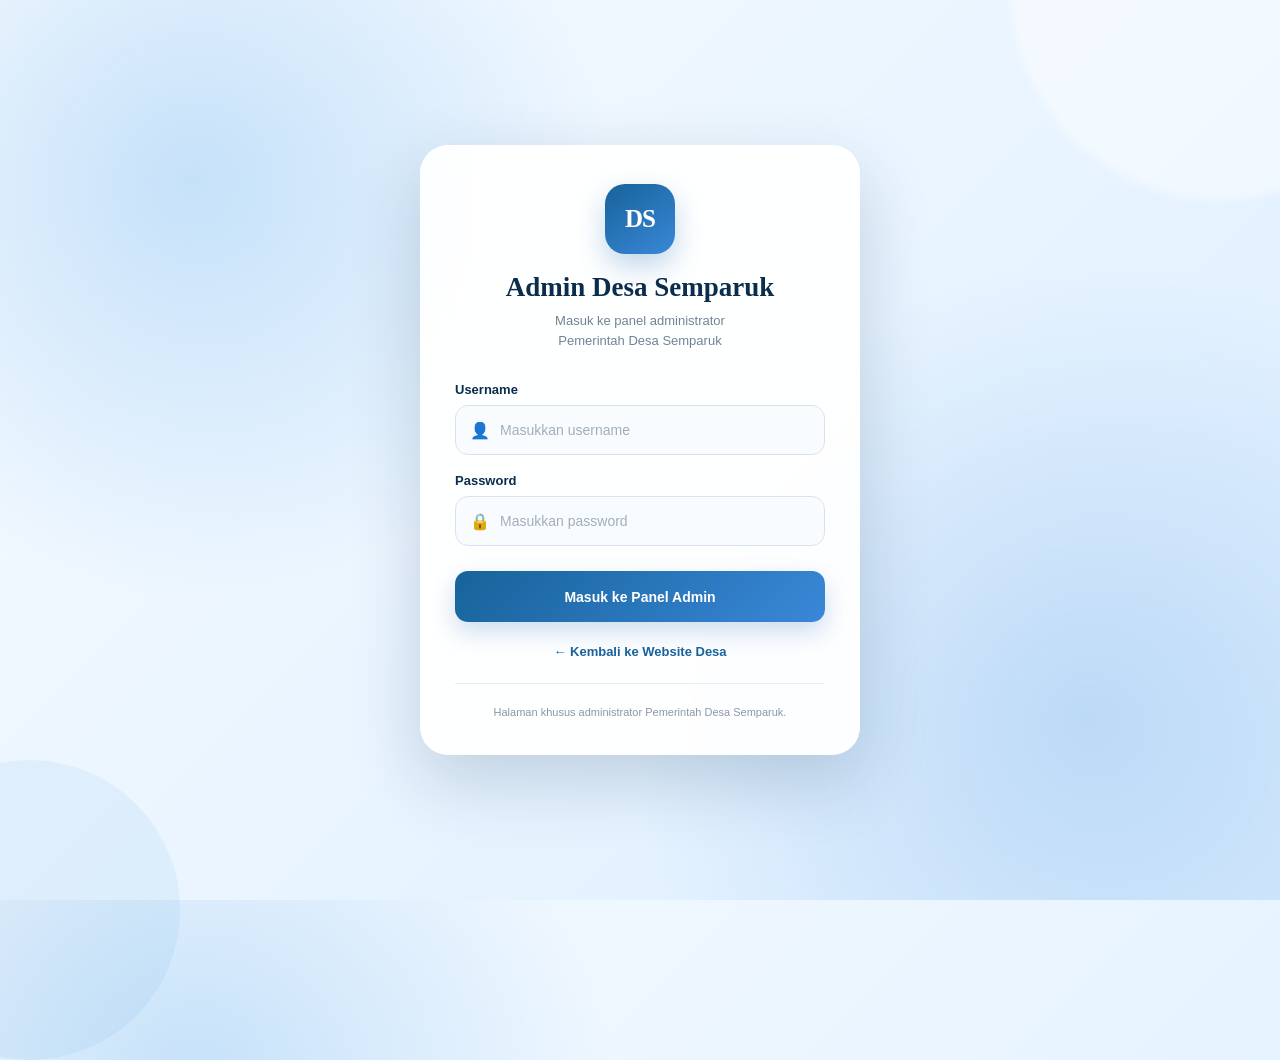
<file: admin/berita.html>
<!DOCTYPE html>
<html lang="id">

<head>

    <meta charset="UTF-8">
    <meta name="viewport" content="width=device-width, initial-scale=1.0">

    <title>Berita | Admin Desa Semparuk</title>

    <meta
        name="description"
        content="Kelola berita dan kegiatan Desa Semparuk"
    >

    <style>

        *{
            margin:0;
            padding:0;
            box-sizing:border-box;
        }

        :root{
            --blue-900:#0b2d4d;
            --blue-800:#10456f;
            --blue-700:#17639a;
            --blue-600:#256bb8;
            --blue-500:#3a87d8;
            --blue-100:#e8f3fe;
            --blue-50:#f4f9ff;

            --white:#ffffff;
            --text:#16324a;
            --muted:#718397;
            --border:#e2ebf3;

            --green:#16834b;
            --green-bg:#edf9f2;

            --orange:#b96b00;
            --orange-bg:#fff6e5;

            --red:#c0392b;
            --red-bg:#fff0ee;

            --shadow:0 15px 45px rgba(8,45,77,.08);
        }


        body{
            min-height:100vh;
            font-family:Arial,Helvetica,sans-serif;
            color:var(--text);
            background:#f5f9fd;
        }


        /* =========================
           SIDEBAR
        ========================= */

        .sidebar{
            position:fixed;
            top:0;
            left:0;
            width:250px;
            height:100vh;

            background:
                linear-gradient(
                    180deg,
                    var(--blue-900),
                    var(--blue-800)
                );

            color:white;
            z-index:1000;

            display:flex;
            flex-direction:column;
        }


        .sidebar-brand{
            padding:27px 23px;
            border-bottom:1px solid rgba(255,255,255,.10);
        }


        .brand-logo{
            width:45px;
            height:45px;
            border-radius:13px;

            display:flex;
            align-items:center;
            justify-content:center;

            background:rgba(255,255,255,.13);

            font-family:Georgia,"Times New Roman",serif;
            font-size:18px;
            font-weight:bold;

            margin-bottom:12px;
        }


        .sidebar-brand h1{
            font-family:Georgia,"Times New Roman",serif;
            font-size:19px;
            margin-bottom:4px;
        }


        .sidebar-brand p{
            color:rgba(255,255,255,.63);
            font-size:11px;
        }


        .sidebar-menu{
            padding:20px 12px;
            flex:1;
            overflow-y:auto;
        }


        .menu-title{
            color:rgba(255,255,255,.38);
            font-size:10px;
            font-weight:bold;

            text-transform:uppercase;
            letter-spacing:1px;

            padding:0 12px;
            margin:8px 0 10px;
        }


        .menu-link{
            display:flex;
            align-items:center;

            gap:12px;

            padding:12px 13px;
            margin-bottom:4px;

            border-radius:11px;

            color:rgba(255,255,255,.72);

            text-decoration:none;
            font-size:13px;

            transition:.2s ease;
        }


        .menu-link:hover{
            color:white;
            background:rgba(255,255,255,.08);
        }


        .menu-link.active{
            color:white;
            background:rgba(255,255,255,.13);

            box-shadow:
                inset 3px 0 0 #8ec4f2;
        }


        .menu-icon{
            width:20px;
            text-align:center;
            font-size:15px;
        }


        .sidebar-bottom{
            padding:15px 12px;
            border-top:1px solid rgba(255,255,255,.10);
        }


        .logout-button{
            width:100%;

            border:none;

            background:rgba(255,255,255,.08);
            color:rgba(255,255,255,.75);

            border-radius:11px;

            padding:12px;

            cursor:pointer;

            font-size:12px;
        }


        .logout-button:hover{
            background:rgba(255,255,255,.14);
            color:white;
        }


        /* =========================
           MAIN
        ========================= */

        .main{
            margin-left:250px;
            min-height:100vh;
        }


        .topbar{
            height:76px;

            background:white;
            border-bottom:1px solid var(--border);

            display:flex;
            align-items:center;
            justify-content:space-between;

            padding:0 32px;

            position:sticky;
            top:0;

            z-index:100;
        }


        .page-heading h2{
            font-family:Georgia,"Times New Roman",serif;

            color:var(--blue-900);

            font-size:22px;

            margin-bottom:3px;
        }


        .page-heading p{
            color:var(--muted);
            font-size:11px;
        }


        .admin-profile{
            display:flex;
            align-items:center;
            gap:10px;
        }


        .admin-avatar{
            width:38px;
            height:38px;

            border-radius:50%;

            display:flex;
            align-items:center;
            justify-content:center;

            background:var(--blue-100);
            color:var(--blue-700);

            font-weight:bold;
            font-size:13px;
        }


        .admin-info strong{
            display:block;
            color:var(--blue-900);
            font-size:12px;
        }


        .admin-info span{
            color:var(--muted);
            font-size:10px;
        }


        .content{
            padding:30px 32px 45px;
            max-width:1500px;
        }


        /* =========================
           MESSAGE
        ========================= */

        .message{
            display:none;

            margin-bottom:20px;

            padding:13px 16px;

            border-radius:12px;

            font-size:13px;
            line-height:1.5;
        }


        .message.show{
            display:block;
        }


        .message.error{
            background:var(--red-bg);
            border:1px solid #f3cbc6;
            color:#8e2b21;
        }


        .message.success{
            background:var(--green-bg);
            border:1px solid #c8e8d6;
            color:#17643b;
        }


        /* =========================
           STATS
        ========================= */

        .stats{
            display:grid;
            grid-template-columns:repeat(3,1fr);

            gap:16px;

            margin-bottom:25px;
        }


        .stat-card{
            background:white;

            border:1px solid var(--border);
            border-radius:17px;

            padding:20px;

            box-shadow:var(--shadow);
        }


        .stat-top{
            display:flex;
            justify-content:space-between;
            align-items:center;

            margin-bottom:13px;
        }


        .stat-label{
            color:var(--muted);
            font-size:11px;
            font-weight:600;
        }


        .stat-icon{
            width:35px;
            height:35px;

            border-radius:10px;

            display:flex;
            align-items:center;
            justify-content:center;

            background:var(--blue-100);

            font-size:15px;
        }


        .stat-value{
            color:var(--blue-900);

            font-family:Georgia,"Times New Roman",serif;

            font-size:27px;
            font-weight:bold;
        }


        /* =========================
           PANEL
        ========================= */

        .panel{
            background:white;

            border:1px solid var(--border);
            border-radius:18px;

            box-shadow:var(--shadow);

            overflow:hidden;

            margin-bottom:22px;
        }


        .panel-header{
            padding:21px 22px;

            border-bottom:1px solid var(--border);

            display:flex;
            align-items:center;
            justify-content:space-between;

            gap:15px;
        }


        .panel-title h3{
            font-family:Georgia,"Times New Roman",serif;

            color:var(--blue-900);

            font-size:18px;

            margin-bottom:4px;
        }


        .panel-title p{
            color:var(--muted);
            font-size:11px;
        }


        .header-actions{
            display:flex;
            gap:8px;
        }


        .refresh-button,
        .add-button{
            border:1px solid #d6e5f1;

            background:white;
            color:var(--blue-700);

            padding:9px 13px;

            border-radius:9px;

            cursor:pointer;

            font-size:11px;
            font-weight:600;
        }


        .add-button{
            background:
                linear-gradient(
                    135deg,
                    var(--blue-700),
                    var(--blue-500)
                );

            color:white;

            border:none;

            box-shadow:
                0 7px 18px rgba(37,107,184,.18);
        }


        .refresh-button:hover{
            background:var(--blue-50);
        }


        .add-button:hover{
            opacity:.92;
        }


        /* =========================
           TOOLBAR
        ========================= */

        .toolbar{
            padding:17px 22px;

            border-bottom:1px solid var(--border);

            display:flex;

            gap:10px;
            align-items:center;
        }


        .search-box{
            flex:1;
            position:relative;
        }


        .search-box span{
            position:absolute;

            left:13px;
            top:50%;

            transform:translateY(-50%);

            color:var(--muted);

            font-size:13px;
        }


        .search-box input{
            width:100%;
            height:42px;

            border:1px solid #dce7f0;

            background:#f9fcff;

            border-radius:10px;

            outline:none;

            color:var(--text);

            font-size:12px;

            padding:0 12px 0 36px;
        }


        .search-box input:focus{
            border-color:var(--blue-500);

            box-shadow:
                0 0 0 3px rgba(58,135,216,.08);
        }


        /* =========================
           TABLE
        ========================= */

        .table-wrap{
            overflow-x:auto;
        }


        table{
            width:100%;

            border-collapse:collapse;

            min-width:900px;
        }


        th{
            text-align:left;

            padding:13px 18px;

            background:#f8fbfe;

            color:#718397;

            font-size:10px;

            text-transform:uppercase;

            letter-spacing:.5px;

            font-weight:700;

            border-bottom:1px solid var(--border);

            white-space:nowrap;
        }


        td{
            padding:15px 18px;

            border-bottom:1px solid #edf2f6;

            font-size:12px;

            color:#38536a;

            vertical-align:middle;
        }


        tbody tr:hover{
            background:#fbfdff;
        }


        .news-id{
            color:var(--blue-700);

            font-size:11px;

            font-weight:bold;
        }


        .news-title{
            color:var(--blue-900);

            font-weight:700;

            margin-bottom:4px;

            max-width:260px;
        }


        .news-category{
            display:inline-flex;

            padding:5px 9px;

            border-radius:20px;

            background:var(--blue-100);

            color:var(--blue-700);

            font-size:10px;

            font-weight:700;
        }


        .news-content{
            max-width:300px;

            overflow:hidden;

            text-overflow:ellipsis;

            white-space:nowrap;

            color:#536b7d;
        }


        .news-image{
            width:58px;
            height:42px;

            border-radius:8px;

            object-fit:cover;

            background:#edf4fa;

            border:1px solid #e1ebf3;
        }


        .no-image{
            width:58px;
            height:42px;

            border-radius:8px;

            display:flex;

            align-items:center;
            justify-content:center;

            background:#f2f6fa;

            color:#9aaab8;

            font-size:17px;
        }


        .action-group{
            display:flex;

            gap:6px;
        }


        .action-button{
            border:none;

            padding:7px 10px;

            border-radius:8px;

            font-size:10px;

            font-weight:700;

            cursor:pointer;
        }


        .edit-button{
            background:var(--blue-100);
            color:var(--blue-700);
        }


        .edit-button:hover{
            background:#d6eafd;
        }


        .delete-button{
            background:var(--red-bg);
            color:var(--red);
        }


        .delete-button:hover{
            background:#ffe0dc;
        }


        /* =========================
           EMPTY
        ========================= */

        .empty{
            text-align:center;

            padding:55px 20px;

            color:var(--muted);
        }


        .empty-icon{
            font-size:35px;

            margin-bottom:12px;

            opacity:.65;
        }


        .empty strong{
            display:block;

            color:var(--blue-900);

            margin-bottom:5px;

            font-size:13px;
        }


        .empty span{
            font-size:11px;
        }


        /* =========================
           MODAL
        ========================= */

        .modal{
            position:fixed;

            inset:0;

            background:rgba(6,31,52,.55);

            display:none;

            align-items:center;
            justify-content:center;

            padding:20px;

            z-index:2000;

            backdrop-filter:blur(4px);
        }


        .modal.show{
            display:flex;
        }


        .modal-card{
            width:100%;

            max-width:650px;

            max-height:90vh;

            overflow-y:auto;

            background:white;

            border-radius:20px;

            box-shadow:
                0 30px 90px rgba(0,0,0,.2);
        }


        .modal-header{
            padding:20px 22px;

            border-bottom:1px solid var(--border);

            display:flex;

            justify-content:space-between;

            align-items:flex-start;

            gap:15px;
        }


        .modal-header h3{
            font-family:Georgia,"Times New Roman",serif;

            color:var(--blue-900);

            font-size:19px;

            margin-bottom:4px;
        }


        .modal-header p{
            color:var(--muted);

            font-size:10px;
        }


        .close-modal{
            width:32px;
            height:32px;

            border:none;

            border-radius:8px;

            background:#f2f6fa;

            color:#607487;

            cursor:pointer;

            font-size:17px;
        }


        .modal-body{
            padding:22px;
        }


        .form-group{
            margin-bottom:16px;
        }


        .form-label{
            display:block;

            color:var(--blue-900);

            font-size:11px;

            font-weight:700;

            margin-bottom:7px;
        }


        .form-control{
            width:100%;

            border:1px solid #dce7f0;

            background:#f9fcff;

            border-radius:10px;

            padding:11px 12px;

            outline:none;

            color:var(--text);

            font-family:Arial,Helvetica,sans-serif;

            font-size:12px;
        }


        .form-control:focus{
            border-color:var(--blue-500);

            box-shadow:
                0 0 0 3px rgba(58,135,216,.08);
        }


        textarea.form-control{
            min-height:180px;

            resize:vertical;

            line-height:1.6;
        }


        .form-hint{
            display:block;

            color:var(--muted);

            font-size:9px;

            margin-top:5px;
        }


        .modal-actions{
            display:flex;

            justify-content:flex-end;

            gap:9px;

            margin-top:20px;
        }


        .btn{
            border:none;

            border-radius:9px;

            padding:10px 14px;

            font-size:11px;

            font-weight:700;

            cursor:pointer;
        }


        .btn-secondary{
            background:#eef3f7;

            color:#5d7182;
        }


        .btn-primary{
            background:
                linear-gradient(
                    135deg,
                    var(--blue-700),
                    var(--blue-500)
                );

            color:white;

            box-shadow:
                0 7px 18px rgba(37,107,184,.18);
        }


        .btn-danger{
            background:var(--red);

            color:white;
        }


        .btn:disabled{
            opacity:.6;

            cursor:not-allowed;
        }


        /* =========================
           DELETE MODAL
        ========================= */

        .delete-content{
            text-align:center;

            padding:10px 5px;
        }


        .delete-icon{
            width:55px;
            height:55px;

            margin:0 auto 15px;

            border-radius:50%;

            display:flex;
            align-items:center;
            justify-content:center;

            background:var(--red-bg);

            color:var(--red);

            font-size:23px;
        }


        .delete-content h4{
            color:var(--blue-900);

            font-family:Georgia,"Times New Roman",serif;

            font-size:18px;

            margin-bottom:7px;
        }


        .delete-content p{
            color:var(--muted);

            font-size:11px;

            line-height:1.6;
        }


        /* =========================
           MOBILE MENU
        ========================= */

        .mobile-menu{
            display:none;

            width:38px;
            height:38px;

            border:none;

            border-radius:9px;

            background:var(--blue-100);

            color:var(--blue-700);

            cursor:pointer;

            font-size:18px;
        }


        /* =========================
           RESPONSIVE
        ========================= */

        @media(max-width:1000px){

            .sidebar{
                width:220px;
            }

            .main{
                margin-left:220px;
            }

            .stats{
                grid-template-columns:repeat(3,1fr);
            }

        }


        @media(max-width:760px){

            .sidebar{
                transform:translateX(-100%);

                transition:.25s ease;
            }


            .sidebar.open{
                transform:translateX(0);
            }


            .main{
                margin-left:0;
            }


            .topbar{
                padding:0 18px;

                gap:10px;
            }


            .mobile-menu{
                display:block;

                order:-1;
            }


            .admin-info{
                display:none;
            }


            .content{
                padding:22px 16px 35px;
            }


            .stats{
                grid-template-columns:1fr 1fr;

                gap:10px;
            }


            .stat-card{
                padding:15px;
            }


            .stat-value{
                font-size:23px;
            }


            .panel-header{
                align-items:flex-start;

                flex-direction:column;
            }


            .header-actions{
                width:100%;
            }


            .header-actions button{
                flex:1;
            }


            .toolbar{
                flex-direction:column;

                align-items:stretch;
            }

        }


        @media(max-width:480px){

            .stats{
                grid-template-columns:1fr 1fr;
            }


            .stat-label{
                font-size:9px;
            }


            .stat-value{
                font-size:21px;
            }


            .page-heading h2{
                font-size:18px;
            }


            .page-heading p{
                font-size:9px;
            }


            .panel-header{
                padding:17px;
            }


            .toolbar{
                padding:14px 17px;
            }


            .modal{
                padding:10px;
            }


            .modal-card{
                border-radius:16px;
            }


            .modal-body{
                padding:17px;
            }

        }

    </style>

</head>


<body>


    <!-- =========================
         SIDEBAR
         SAMA DENGAN PENGADUAN.HTML
    ========================= -->

    <aside class="sidebar" id="sidebar">

        <div class="sidebar-brand">

            <div class="brand-logo">
                DS
            </div>

            <h1>
                Desa Semparuk
            </h1>

            <p>
                Panel Administrator
            </p>

        </div>


        <nav class="sidebar-menu">

            <div class="menu-title">
                Menu Utama
            </div>


            <a
                href="dashboard.html"
                class="menu-link"
            >
                <span class="menu-icon">
                    ⌂
                </span>

                Dashboard
            </a>


            <a
                href="pengaduan.html"
                class="menu-link"
            >
                <span class="menu-icon">
                    📋
                </span>

                Pengaduan
            </a>


            <div class="menu-title">
                Konten Desa
            </div>


            <a
                href="berita.html"
                class="menu-link active"
            >
                <span class="menu-icon">
                    📰
                </span>

                Berita
            </a>


            <a
                href="galeri.html"
                class="menu-link"
            >
                <span class="menu-icon">
                    ▣
                </span>

                Galeri
            </a>


            <div class="menu-title">
                Data Desa
            </div>


            <a
                href="perangkat.html"
                class="menu-link"
            >
                <span class="menu-icon">
                    👥
                </span>

                Perangkat Desa
            </a>


            <a
                href="penduduk.html"
                class="menu-link"
            >
                <span class="menu-icon">
                    ♙
                </span>

                Penduduk
            </a>

        </nav>


        <div class="sidebar-bottom">

            <button
                type="button"
                class="logout-button"
                id="logoutButton"
            >
                ↪ Keluar dari Panel
            </button>

        </div>

    </aside>


    <!-- =========================
         MAIN
    ========================= -->

    <main class="main">


        <header class="topbar">


            <button
                type="button"
                class="mobile-menu"
                id="mobileMenu"
                aria-label="Buka menu"
            >
                ☰
            </button>


            <div class="page-heading">

                <h2>
                    Berita Desa
                </h2>

                <p>
                    Kelola berita dan kegiatan Desa Semparuk
                </p>

            </div>


            <div class="admin-profile">

                <div
                    class="admin-avatar"
                    id="adminAvatar"
                >
                    A
                </div>


                <div class="admin-info">

                    <strong id="adminName">
                        Admin Desa
                    </strong>

                    <span>
                        Administrator
                    </span>

                </div>

            </div>

        </header>


        <div class="content">


            <div
                id="message"
                class="message"
            ></div>


            <!-- =========================
                 STATISTIK
            ========================= -->

            <section class="stats">


                <div class="stat-card">

                    <div class="stat-top">

                        <span class="stat-label">
                            Total Berita
                        </span>

                        <span class="stat-icon">
                            📰
                        </span>

                    </div>

                    <div
                        class="stat-value"
                        id="totalCount"
                    >
                        0
                    </div>

                </div>


                <div class="stat-card">

                    <div class="stat-top">

                        <span class="stat-label">
                            Kategori
                        </span>

                        <span class="stat-icon">
                            🗂
                        </span>

                    </div>

                    <div
                        class="stat-value"
                        id="categoryCount"
                    >
                        0
                    </div>

                </div>


                <div class="stat-card">

                    <div class="stat-top">

                        <span class="stat-label">
                            Terbaru
                        </span>

                        <span class="stat-icon">
                            📅
                        </span>

                    </div>

                    <div
                        class="stat-value"
                        id="latestCount"
                    >
                        -
                    </div>

                </div>


            </section>


            <!-- =========================
                 DATA BERITA
            ========================= -->

            <section class="panel">


                <div class="panel-header">


                    <div class="panel-title">

                        <h3>
                            Daftar Berita
                        </h3>

                        <p>
                            Kelola berita dan kegiatan yang ditampilkan pada website desa
                        </p>

                    </div>


                    <div class="header-actions">

                        <button
                            type="button"
                            class="refresh-button"
                            id="refreshButton"
                        >
                            ↻ Refresh Data
                        </button>


                        <button
                            type="button"
                            class="add-button"
                            id="addButton"
                        >
                            ＋ Tambah Berita
                        </button>

                    </div>

                </div>


                <div class="toolbar">


                    <div class="search-box">

                        <span>
                            ⌕
                        </span>


                        <input
                            type="search"
                            id="searchInput"
                            placeholder="Cari judul, kategori, isi, atau penulis..."
                        >

                    </div>

                </div>


                <div class="table-wrap">


                    <table>


                        <thead>

                            <tr>

                                <th>
                                    ID
                                </th>

                                <th>
                                    Berita
                                </th>

                                <th>
                                    Kategori
                                </th>

                                <th>
                                    Isi
                                </th>

                                <th>
                                    Gambar
                                </th>

                                <th>
                                    Tanggal
                                </th>

                                <th>
                                    Penulis
                                </th>

                                <th>
                                    Aksi
                                </th>

                            </tr>

                        </thead>


                        <tbody id="newsTableBody">


                            <tr>

                                <td colspan="8">

                                    <div class="empty">

                                        <div class="empty-icon">
                                            ⏳
                                        </div>

                                        <strong>
                                            Memuat data...
                                        </strong>

                                        <span>
                                            Mohon tunggu sebentar.
                                        </span>

                                    </div>

                                </td>

                            </tr>


                        </tbody>


                    </table>

                </div>


            </section>


        </div>

    </main>


    <!-- =========================
         MODAL TAMBAH / EDIT
    ========================= -->

    <div
        class="modal"
        id="newsModal"
    >


        <div class="modal-card">


            <div class="modal-header">


                <div>

                    <h3 id="modalTitle">
                        Tambah Berita
                    </h3>

                    <p>
                        Isi informasi berita desa
                    </p>

                </div>


                <button
                    type="button"
                    class="close-modal"
                    id="closeNewsModal"
                >
                    ×
                </button>

            </div>


            <div class="modal-body">


                <form id="newsForm">


                    <input
                        type="hidden"
                        id="newsId"
                    >


                    <div class="form-group">

                        <label
                            class="form-label"
                            for="newsTitle"
                        >
                            Judul Berita
                        </label>


                        <input
                            type="text"
                            id="newsTitle"
                            class="form-control"
                            placeholder="Masukkan judul berita..."
                            required
                        >

                    </div>


                    <div class="form-group">

                        <label
                            class="form-label"
                            for="newsCategory"
                        >
                            Kategori
                        </label>


                        <input
                            type="text"
                            id="newsCategory"
                            class="form-control"
                            placeholder="Contoh: Kegiatan Desa"
                            required
                        >

                    </div>


                    <div class="form-group">

                        <label
                            class="form-label"
                            for="newsContent"
                        >
                            Isi Berita
                        </label>


                        <textarea
                            id="newsContent"
                            class="form-control"
                            placeholder="Tulis isi berita..."
                            required
                        ></textarea>

                    </div>


                    <div class="form-group">

                        <label
                            class="form-label"
                            for="newsImage"
                        >
                            URL Gambar
                        </label>


                        <input
                            type="url"
                            id="newsImage"
                            class="form-control"
                            placeholder="https://..."
                        >


                        <span class="form-hint">
                            Masukkan URL gambar yang dapat diakses publik.
                        </span>

                    </div>


                    <div class="form-group">

                        <label
                            class="form-label"
                            for="newsDate"
                        >
                            Tanggal
                        </label>


                        <input
                            type="date"
                            id="newsDate"
                            class="form-control"
                        >

                    </div>


                    <div class="form-group">

                        <label
                            class="form-label"
                            for="newsAuthor"
                        >
                            Penulis
                        </label>


                        <input
                            type="text"
                            id="newsAuthor"
                            class="form-control"
                            placeholder="Pemerintah Desa"
                        >

                    </div>


                    <div class="modal-actions">


                        <button
                            type="button"
                            class="btn btn-secondary"
                            id="cancelNewsButton"
                        >
                            Batal
                        </button>


                        <button
                            type="submit"
                            class="btn btn-primary"
                            id="saveNewsButton"
                        >
                            Simpan Berita
                        </button>

                    </div>


                </form>

            </div>

        </div>

    </div>


    <!-- =========================
         MODAL HAPUS
    ========================= -->

    <div
        class="modal"
        id="deleteModal"
    >


        <div class="modal-card">


            <div class="modal-header">

                <div>

                    <h3>
                        Hapus Berita
                    </h3>

                    <p>
                        Tindakan ini tidak dapat dibatalkan
                    </p>

                </div>


                <button
                    type="button"
                    class="close-modal"
                    id="closeDeleteModal"
                >
                    ×
                </button>

            </div>


            <div class="modal-body">


                <div class="delete-content">


                    <div class="delete-icon">
                        !
                    </div>


                    <h4>
                        Hapus berita ini?
                    </h4>


                    <p id="deleteText">
                        Berita yang dihapus tidak dapat dikembalikan.
                    </p>


                    <div class="modal-actions">


                        <button
                            type="button"
                            class="btn btn-secondary"
                            id="cancelDeleteButton"
                        >
                            Batal
                        </button>


                        <button
                            type="button"
                            class="btn btn-danger"
                            id="confirmDeleteButton"
                        >
                            Hapus Berita
                        </button>

                    </div>

                </div>

            </div>

        </div>

    </div>


    <script>


        /* ==========================================
           API
        ========================================== */

        const API_URL =
            "https://script.google.com/macros/s/AKfycbybc2PsScGI9_h0x0Uo_bVPmv28vWG5u8JkfrA3qmPIwgs7QbIk3wqCrzb4yBafnilatQ/exec";


        /* ==========================================
           ELEMENT
        ========================================== */

        const message =
            document.getElementById("message");


        const tableBody =
            document.getElementById("newsTableBody");


        const searchInput =
            document.getElementById("searchInput");


        const refreshButton =
            document.getElementById("refreshButton");


        const addButton =
            document.getElementById("addButton");


        const logoutButton =
            document.getElementById("logoutButton");


        const mobileMenu =
            document.getElementById("mobileMenu");


        const sidebar =
            document.getElementById("sidebar");


        const newsModal =
            document.getElementById("newsModal");


        const deleteModal =
            document.getElementById("deleteModal");


        const newsForm =
            document.getElementById("newsForm");


        const closeNewsModal =
            document.getElementById("closeNewsModal");


        const cancelNewsButton =
            document.getElementById("cancelNewsButton");


        const closeDeleteModal =
            document.getElementById("closeDeleteModal");


        const cancelDeleteButton =
            document.getElementById("cancelDeleteButton");


        const confirmDeleteButton =
            document.getElementById("confirmDeleteButton");


        /* ==========================================
           SESSION
        ========================================== */

        const session =
            sessionStorage.getItem("adminSession");


        const adminDataRaw =
            sessionStorage.getItem("adminData");


        if(!session){

            window.location.href =
                "login-admin.html";

        }


        let adminData = {};


        try{

            adminData =
                adminDataRaw
                ? JSON.parse(adminDataRaw)
                : {};

        }catch(error){

            adminData = {};

        }


        const adminName =
            adminData.nama ||
            "Admin";


        document.getElementById(
            "adminName"
        ).textContent =
            adminName;


        document.getElementById(
            "adminAvatar"
        ).textContent =
            adminName
                .charAt(0)
                .toUpperCase();


        /* ==========================================
           STATE
        ========================================== */

        let newsData = [];

        let editingNews = null;

        let deletingNews = null;


        /* ==========================================
           MESSAGE
        ========================================== */

        function showMessage(
            text,
            type
        ){

            message.textContent =
                text;


            message.className =
                "message show " +
                type;


            setTimeout(
                function(){

                    message.classList.remove(
                        "show"
                    );

                },
                4500
            );

        }


        /* ==========================================
           ESCAPE HTML
        ========================================== */

        function escapeHTML(
            value
        ){

            if(
                value === null ||
                value === undefined
            ){

                return "";

            }


            return String(value)
                .replace(
                    /&/g,
                    "&amp;"
                )
                .replace(
                    /</g,
                    "&lt;"
                )
                .replace(
                    />/g,
                    "&gt;"
                )
                .replace(
                    /"/g,
                    "&quot;"
                )
                .replace(
                    /'/g,
                    "&#039;"
                );

        }


        /* ==========================================
           LOAD NEWS
        ========================================== */

        async function loadNews(){

            tableBody.innerHTML = `

                <tr>

                    <td colspan="8">

                        <div class="empty">

                            <div class="empty-icon">
                                ⏳
                            </div>

                            <strong>
                                Memuat data...
                            </strong>

                            <span>
                                Mohon tunggu sebentar.
                            </span>

                        </div>

                    </td>

                </tr>

            `;


            try{

                const url =
                    API_URL +
                    "?action=adminnews" +
                    "&session=" +
                    encodeURIComponent(
                        session
                    );


                const response =
                    await fetch(url);


                const result =
                    await response.json();


                if(!result.success){

                    if(
                        result.message &&
                        (
                            result.message
                                .toLowerCase()
                                .includes("session")
                            ||
                            result.message
                                .toLowerCase()
                                .includes("login")
                        )
                    ){

                        sessionStorage.removeItem(
                            "adminSession"
                        );

                        sessionStorage.removeItem(
                            "adminData"
                        );

                        window.location.href =
                            "login-admin.html";

                        return;

                    }


                    throw new Error(
                        result.message ||
                        "Data berita gagal dimuat."
                    );

                }


                newsData =
                    Array.isArray(
                        result.news
                    )
                    ? result.news
                    : [];


                updateStats();

                renderNews();


            }catch(error){

                console.error(error);


                tableBody.innerHTML = `

                    <tr>

                        <td colspan="8">

                            <div class="empty">

                                <div class="empty-icon">
                                    ⚠
                                </div>

                                <strong>
                                    Data berita belum dapat dimuat.
                                </strong>

                                <span>
                                    Periksa koneksi internet dan sesi admin.
                                </span>

                            </div>

                        </td>

                    </tr>

                `;


                showMessage(
                    "Data berita gagal dimuat.",
                    "error"
                );

            }

        }


        /* ==========================================
           STATS
        ========================================== */

        function updateStats(){

            const categories =
                new Set();


            newsData.forEach(
                function(item){

                    if(item.kategori){

                        categories.add(
                            String(
                                item.kategori
                            )
                            .trim()
                            .toLowerCase()
                        );

                    }

                }
            );


            document.getElementById(
                "totalCount"
            ).textContent =
                newsData.length;


            document.getElementById(
                "categoryCount"
            ).textContent =
                categories.size;


            if(newsData.length === 0){

                document.getElementById(
                    "latestCount"
                ).textContent =
                    "-";

                return;

            }


            const latest =
                [...newsData]
                .sort(
                    function(a,b){

                        return (
                            new Date(
                                b.tanggal || 0
                            )
                            -
                            new Date(
                                a.tanggal || 0
                            )
                        );

                    }
                )[0];


            const date =
                latest.tanggal || "-";


            document.getElementById(
                "latestCount"
            ).textContent =
                formatDateShort(date);

        }


        /* ==========================================
           DATE
        ========================================== */

        function formatDate(
            value
        ){

            if(!value){

                return "-";

            }


            const date =
                new Date(value);


            if(
                Number.isNaN(
                    date.getTime()
                )
            ){

                return escapeHTML(
                    value
                );

            }


            return date.toLocaleDateString(
                "id-ID",
                {
                    day:"2-digit",
                    month:"short",
                    year:"numeric"
                }
            );

        }


        function formatDateShort(
            value
        ){

            if(!value){

                return "-";

            }


            const date =
                new Date(value);


            if(
                Number.isNaN(
                    date.getTime()
                )
            ){

                return "-";

            }


            return date.toLocaleDateString(
                "id-ID",
                {
                    day:"2-digit",
                    month:"2-digit"
                }
            );

        }


        /* ==========================================
           FILTER
        ========================================== */

        function getFilteredNews(){

            const search =
                searchInput.value
                    .toLowerCase()
                    .trim();


            return newsData.filter(
                function(item){

                    const searchable = [

                        item.id,
                        item.judul,
                        item.kategori,
                        item.isi,
                        item.tanggal,
                        item.penulis

                    ]
                    .join(" ")
                    .toLowerCase();


                    return (
                        !search ||
                        searchable.includes(
                            search
                        )
                    );

                }
            );

        }


        /* ==========================================
           RENDER
        ========================================== */

        function renderNews(){

            const filtered =
                getFilteredNews();


            if(
                filtered.length === 0
            ){

                tableBody.innerHTML = `

                    <tr>

                        <td colspan="8">

                            <div class="empty">

                                <div class="empty-icon">
                                    📭
                                </div>

                                <strong>
                                    Tidak ada berita
                                </strong>

                                <span>
                                    Belum ada data yang sesuai dengan pencarian.
                                </span>

                            </div>

                        </td>

                    </tr>

                `;

                return;

            }


            tableBody.innerHTML =
                filtered
                .map(
                    function(item){

                        const index =
                            newsData.indexOf(
                                item
                            );


                        let imageHTML =
                            `<div class="no-image">🖼</div>`;


                        if(
                            item.gambar &&
                            String(
                                item.gambar
                            ).trim()
                        ){

                            imageHTML = `

                                <img
                                    src="${escapeHTML(item.gambar)}"
                                    class="news-image"
                                    alt="${escapeHTML(item.judul || "Gambar berita")}"
                                    onerror="this.outerHTML='<div class=&quot;no-image&quot;>🖼</div>'"
                                >

                            `;

                        }


                        return `

                            <tr>


                                <td>

                                    <div class="news-id">

                                        ${escapeHTML(
                                            item.id || "-"
                                        )}

                                    </div>

                                </td>


                                <td>

                                    <div class="news-title">

                                        ${escapeHTML(
                                            item.judul || "-"
                                        )}

                                    </div>

                                </td>


                                <td>

                                    <span class="news-category">

                                        ${escapeHTML(
                                            item.kategori || "-"
                                        )}

                                    </span>

                                </td>


                                <td>

                                    <div class="news-content">

                                        ${escapeHTML(
                                            item.isi || "-"
                                        )}

                                    </div>

                                </td>


                                <td>

                                    ${imageHTML}

                                </td>


                                <td>

                                    ${formatDate(
                                        item.tanggal
                                    )}

                                </td>


                                <td>

                                    ${escapeHTML(
                                        item.penulis ||
                                        "Pemerintah Desa"
                                    )}

                                </td>


                                <td>

                                    <div class="action-group">


                                        <button
                                            type="button"
                                            class="action-button edit-button"
                                            data-index="${index}"
                                        >
                                            Edit
                                        </button>


                                        <button
                                            type="button"
                                            class="action-button delete-button"
                                            data-index="${index}"
                                        >
                                            Hapus
                                        </button>


                                    </div>

                                </td>


                            </tr>

                        `;

                    }
                )
                .join("");


            document
                .querySelectorAll(
                    ".edit-button"
                )
                .forEach(
                    function(button){

                        button.addEventListener(
                            "click",
                            function(){

                                const index =
                                    Number(
                                        button.dataset.index
                                    );


                                openEditModal(
                                    newsData[index]
                                );

                            }
                        );

                    }
                );


            document
                .querySelectorAll(
                    ".delete-button"
                )
                .forEach(
                    function(button){

                        button.addEventListener(
                            "click",
                            function(){

                                const index =
                                    Number(
                                        button.dataset.index
                                    );


                                openDeleteModal(
                                    newsData[index]
                                );

                            }
                        );

                    }
                );

        }


        /* ==========================================
           OPEN ADD
        ========================================== */

        function openAddModal(){

            editingNews = null;


            document.getElementById(
                "modalTitle"
            ).textContent =
                "Tambah Berita";


            document.getElementById(
                "newsId"
            ).value =
                "";


            document.getElementById(
                "newsTitle"
            ).value =
                "";


            document.getElementById(
                "newsCategory"
            ).value =
                "";


            document.getElementById(
                "newsContent"
            ).value =
                "";


            document.getElementById(
                "newsImage"
            ).value =
                "";


            document.getElementById(
                "newsDate"
            ).value =
                getToday();


            document.getElementById(
                "newsAuthor"
            ).value =
                adminData.nama ||
                "Pemerintah Desa";


            newsModal.classList.add(
                "show"
            );

        }


        /* ==========================================
           OPEN EDIT
        ========================================== */

        function openEditModal(
            item
        ){

            if(!item){

                return;

            }


            editingNews = item;


            document.getElementById(
                "modalTitle"
            ).textContent =
                "Edit Berita";


            document.getElementById(
                "newsId"
            ).value =
                item.id || "";


            document.getElementById(
                "newsTitle"
            ).value =
                item.judul || "";


            document.getElementById(
                "newsCategory"
            ).value =
                item.kategori || "";


            document.getElementById(
                "newsContent"
            ).value =
                item.isi || "";


            document.getElementById(
                "newsImage"
            ).value =
                item.gambar || "";


            document.getElementById(
                "newsDate"
            ).value =
                normalizeDateInput(
                    item.tanggal
                );


            document.getElementById(
                "newsAuthor"
            ).value =
                item.penulis ||
                adminData.nama ||
                "Pemerintah Desa";


            newsModal.classList.add(
                "show"
            );

        }


        /* ==========================================
           DATE INPUT
        ========================================== */

        function getToday(){

            const now =
                new Date();


            const year =
                now.getFullYear();


            const month =
                String(
                    now.getMonth() + 1
                )
                .padStart(
                    2,
                    "0"
                );


            const day =
                String(
                    now.getDate()
                )
                .padStart(
                    2,
                    "0"
                );


            return (
                year +
                "-" +
                month +
                "-" +
                day
            );

        }


        function normalizeDateInput(
            value
        ){

            if(!value){

                return getToday();

            }


            const date =
                new Date(value);


            if(
                Number.isNaN(
                    date.getTime()
                )
            ){

                const match =
                    String(value)
                    .match(
                        /(\d{4})[-/](\d{1,2})[-/](\d{1,2})/
                    );


                if(match){

                    return (
                        match[1] +
                        "-" +
                        String(
                            match[2]
                        ).padStart(
                            2,
                            "0"
                        ) +
                        "-" +
                        String(
                            match[3]
                        ).padStart(
                            2,
                            "0"
                        )
                    );

                }


                return getToday();

            }


            return (
                date.getFullYear() +
                "-" +
                String(
                    date.getMonth() + 1
                ).padStart(
                    2,
                    "0"
                ) +
                "-" +
                String(
                    date.getDate()
                ).padStart(
                    2,
                    "0"
                )
            );

        }


        /* ==========================================
           CLOSE NEWS MODAL
        ========================================== */

        function closeNews(){

            newsModal.classList.remove(
                "show"
            );

        }


        /* ==========================================
           SAVE NEWS
        ========================================== */

        newsForm.addEventListener(
            "submit",
            async function(event){

                event.preventDefault();


                const title =
                    document.getElementById(
                        "newsTitle"
                    ).value.trim();


                const category =
                    document.getElementById(
                        "newsCategory"
                    ).value.trim();


                const content =
                    document.getElementById(
                        "newsContent"
                    ).value.trim();


                const image =
                    document.getElementById(
                        "newsImage"
                    ).value.trim();


                const date =
                    document.getElementById(
                        "newsDate"
                    ).value;


                const author =
                    document.getElementById(
                        "newsAuthor"
                    ).value.trim();


                if(
                    !title ||
                    !category ||
                    !content
                ){

                    showMessage(
                        "Judul, kategori, dan isi berita wajib diisi.",
                        "error"
                    );

                    return;

                }


                const button =
                    document.getElementById(
                        "saveNewsButton"
                    );


                button.disabled = true;

                button.textContent =
                    editingNews
                    ? "Menyimpan..."
                    : "Menambahkan...";


                try{

                    const action =
                        editingNews
                        ? "adminupdatenews"
                        : "adminaddnews";


                    const data = {

                        action:
                            action,

                        session:
                            session,

                        judul:
                            title,

                        kategori:
                            category,

                        isi:
                            content,

                        gambar:
                            image,

                        tanggal:
                            date,

                        penulis:
                            author ||
                            adminData.nama ||
                            "Pemerintah Desa"

                    };


                    if(editingNews){

                        data.id =
                            editingNews.id;

                    }


                    const response =
                        await fetch(
                            API_URL,
                            {
                                method:"POST",

                                headers:{
                                    "Content-Type":
                                        "text/plain;charset=utf-8"
                                },

                                body:
                                    JSON.stringify(
                                        data
                                    )
                            }
                        );


                    const result =
                        await response.json();


                    if(!result.success){

                        throw new Error(
                            result.message ||
                            "Berita gagal disimpan."
                        );

                    }


                    closeNews();


                    showMessage(
                        editingNews
                        ? "Berita berhasil diperbarui."
                        : "Berita berhasil ditambahkan.",
                        "success"
                    );


                    await loadNews();


                }catch(error){

                    console.error(error);


                    showMessage(
                        error.message ||
                        "Berita gagal disimpan.",
                        "error"
                    );

                }


                button.disabled = false;

                button.textContent =
                    "Simpan Berita";

            }
        );


        /* ==========================================
           DELETE MODAL
        ========================================== */

        function openDeleteModal(
            item
        ){

            if(!item){

                return;

            }


            deletingNews =
                item;


            document.getElementById(
                "deleteText"
            ).textContent =
                'Berita "' +
                (
                    item.judul ||
                    "-"
                ) +
                '" akan dihapus secara permanen.';


            deleteModal.classList.add(
                "show"
            );

        }


        function closeDelete(){

            deleteModal.classList.remove(
                "show"
            );

            deletingNews = null;

        }


        /* ==========================================
           DELETE NEWS
        ========================================== */

        confirmDeleteButton.addEventListener(
            "click",
            async function(){

                if(!deletingNews){

                    return;

                }


                const button =
                    this;


                button.disabled = true;

                button.textContent =
                    "Menghapus...";


                try{

                    const response =
                        await fetch(
                            API_URL,
                            {
                                method:"POST",

                                headers:{
                                    "Content-Type":
                                        "text/plain;charset=utf-8"
                                },

                                body:
                                    JSON.stringify({

                                        action:
                                            "admindeletenews",

                                        session:
                                            session,

                                        id:
                                            deletingNews.id

                                    })
                            }
                        );


                    const result =
                        await response.json();


                    if(!result.success){

                        throw new Error(
                            result.message ||
                            "Berita gagal dihapus."
                        );

                    }


                    closeDelete();


                    showMessage(
                        "Berita berhasil dihapus.",
                        "success"
                    );


                    await loadNews();


                }catch(error){

                    console.error(error);


                    showMessage(
                        error.message ||
                        "Berita gagal dihapus.",
                        "error"
                    );

                }


                button.disabled = false;

                button.textContent =
                    "Hapus Berita";

            }
        );


        /* ==========================================
           SEARCH
        ========================================== */

        searchInput.addEventListener(
            "input",
            renderNews
        );


        /* ==========================================
           REFRESH
        ========================================== */

        refreshButton.addEventListener(
            "click",
            async function(){

                refreshButton.disabled =
                    true;


                refreshButton.textContent =
                    "↻ Memuat...";


                await loadNews();


                refreshButton.disabled =
                    false;


                refreshButton.textContent =
                    "↻ Refresh Data";

            }
        );


        /* ==========================================
           ADD
        ========================================== */

        addButton.addEventListener(
            "click",
            openAddModal
        );


        /* ==========================================
           CLOSE MODAL
        ========================================== */

        closeNewsModal.addEventListener(
            "click",
            closeNews
        );


        cancelNewsButton.addEventListener(
            "click",
            closeNews
        );


        closeDeleteModal.addEventListener(
            "click",
            closeDelete
        );


        cancelDeleteButton.addEventListener(
            "click",
            closeDelete
        );


        newsModal.addEventListener(
            "click",
            function(event){

                if(
                    event.target ===
                    newsModal
                ){

                    closeNews();

                }

            }
        );


        deleteModal.addEventListener(
            "click",
            function(event){

                if(
                    event.target ===
                    deleteModal
                ){

                    closeDelete();

                }

            }
        );


        /* ==========================================
           MOBILE MENU
        ========================================== */

        mobileMenu.addEventListener(
            "click",
            function(){

                sidebar.classList.toggle(
                    "open"
                );

            }
        );


        document
            .querySelectorAll(
                ".menu-link"
            )
            .forEach(
                function(link){

                    link.addEventListener(
                        "click",
                        function(){

                            sidebar.classList.remove(
                                "open"
                            );

                        }
                    );

                }
            );


        /* ==========================================
           LOGOUT
        ========================================== */

        logoutButton.addEventListener(
            "click",
            async function(){

                logoutButton.disabled =
                    true;


                logoutButton.textContent =
                    "Keluar...";


                try{

                    await fetch(
                        API_URL,
                        {
                            method:"POST",

                            headers:{
                                "Content-Type":
                                    "text/plain;charset=utf-8"
                            },

                            body:
                                JSON.stringify({

                                    action:
                                        "adminlogout",

                                    session:
                                        session

                                })
                        }
                    );

                }catch(error){

                    console.error(
                        error
                    );

                }


                sessionStorage.removeItem(
                    "adminSession"
                );


                sessionStorage.removeItem(
                    "adminData"
                );


                window.location.href =
                    "login-admin.html";

            }
        );


        /* ==========================================
           ESC
        ========================================== */

        document.addEventListener(
            "keydown",
            function(event){

                if(
                    event.key === "Escape"
                ){

                    if(
                        newsModal.classList.contains(
                            "show"
                        )
                    ){

                        closeNews();

                    }


                    if(
                        deleteModal.classList.contains(
                            "show"
                        )
                    ){

                        closeDelete();

                    }

                }

            }
        );


        /* ==========================================
           START
        ========================================== */

        loadNews();

    </script>


</body>

</html>
</file>
